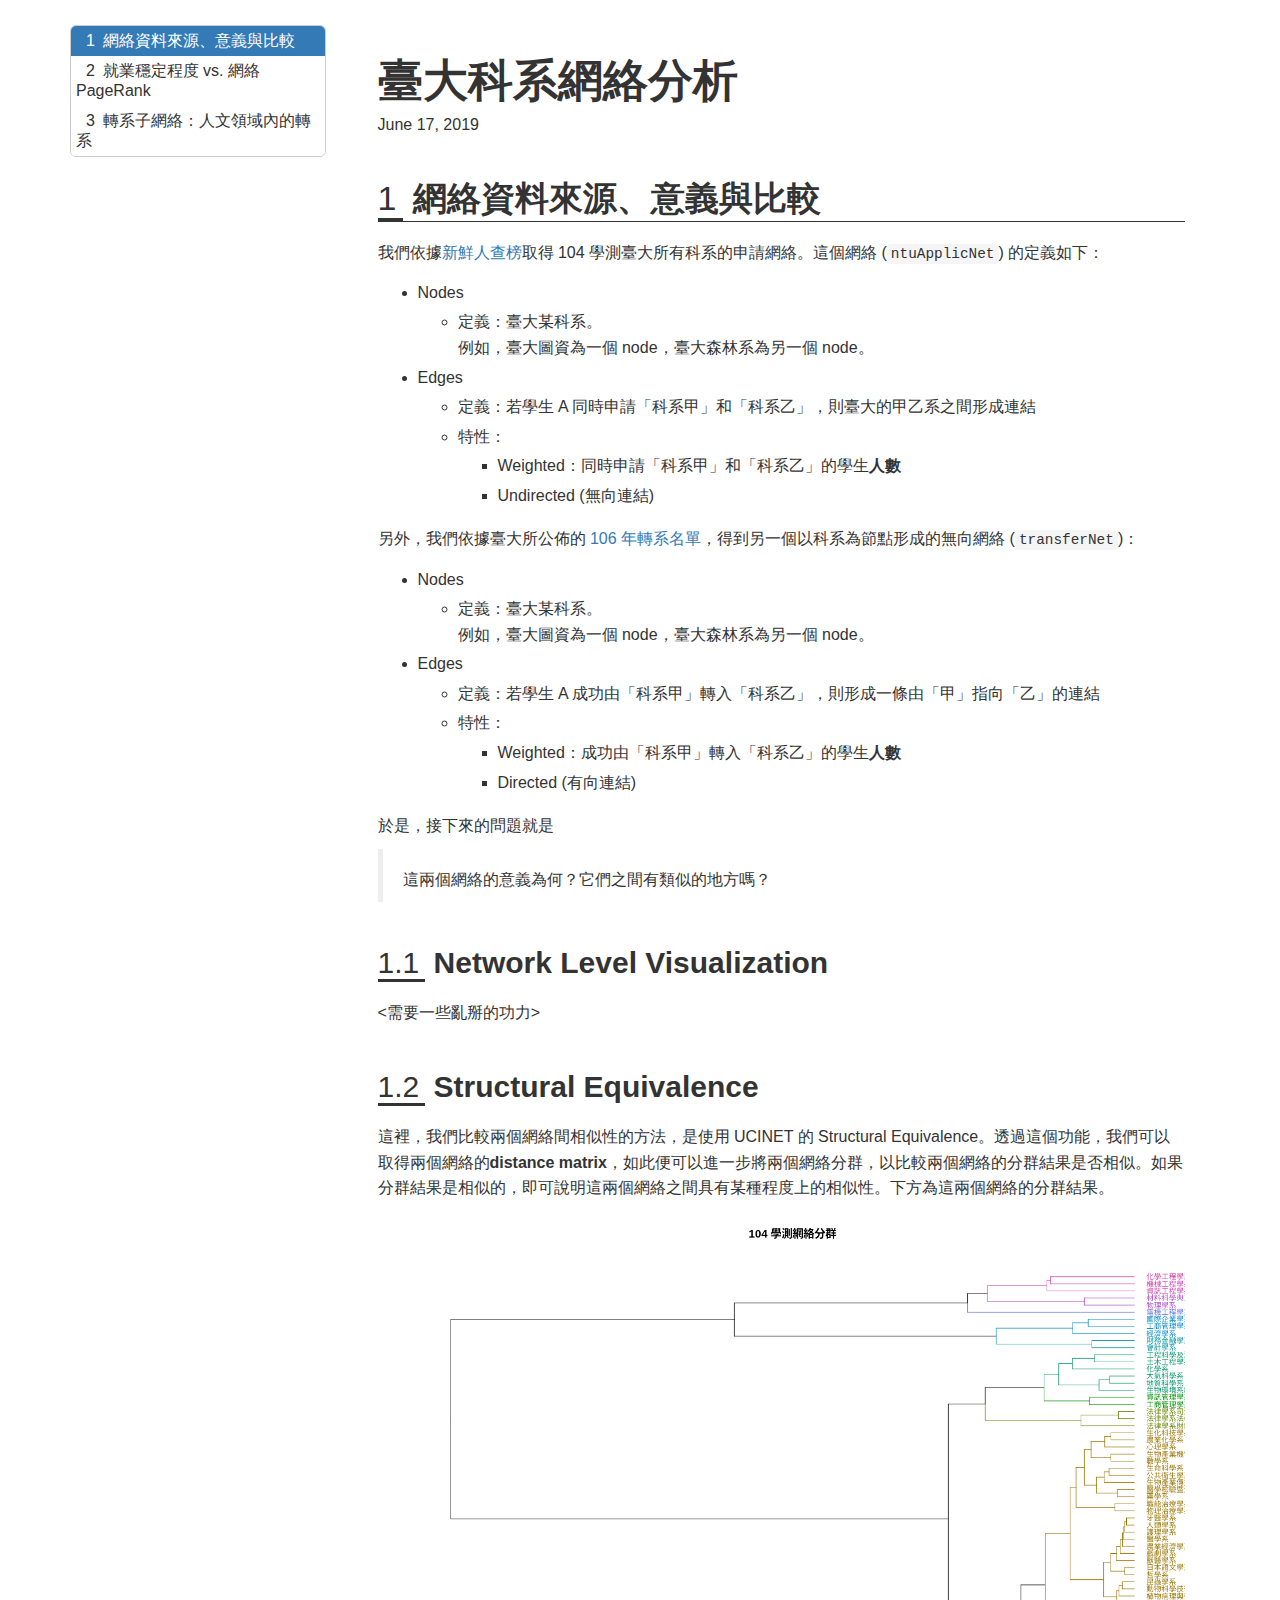
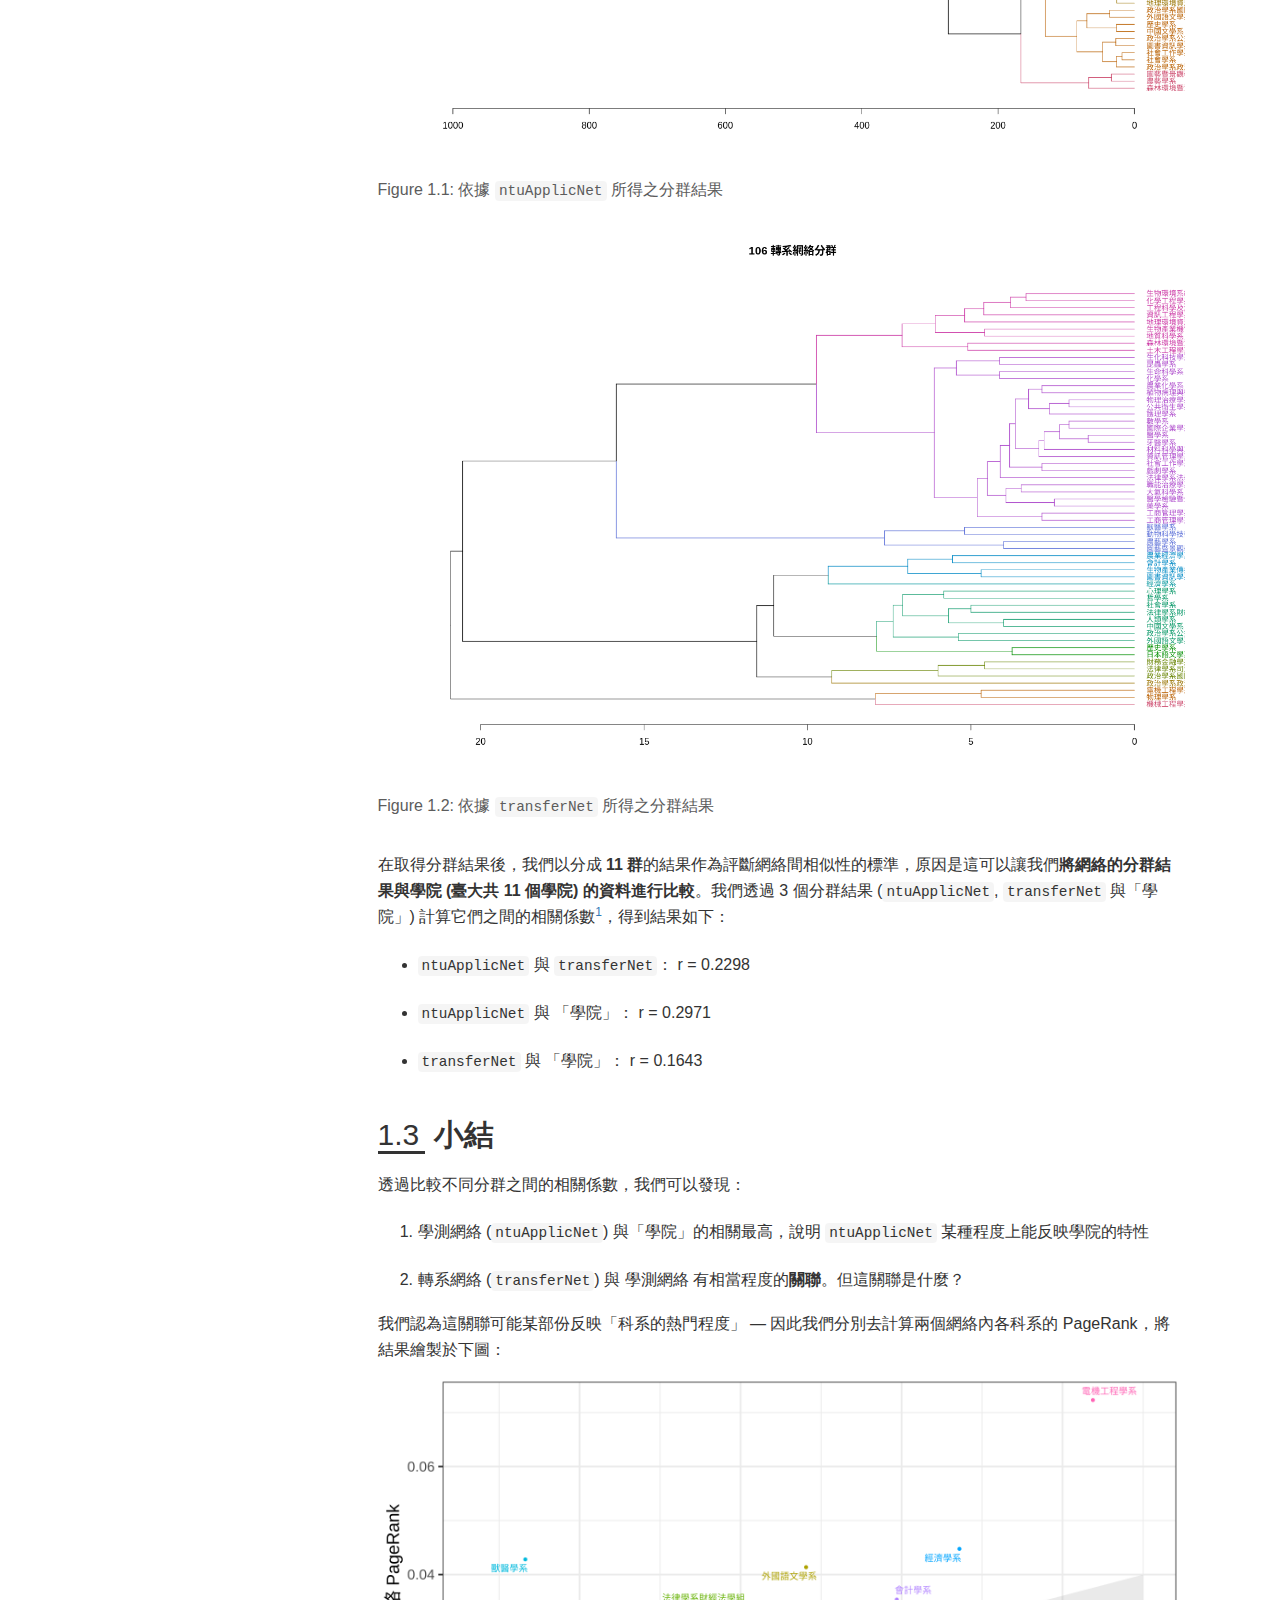
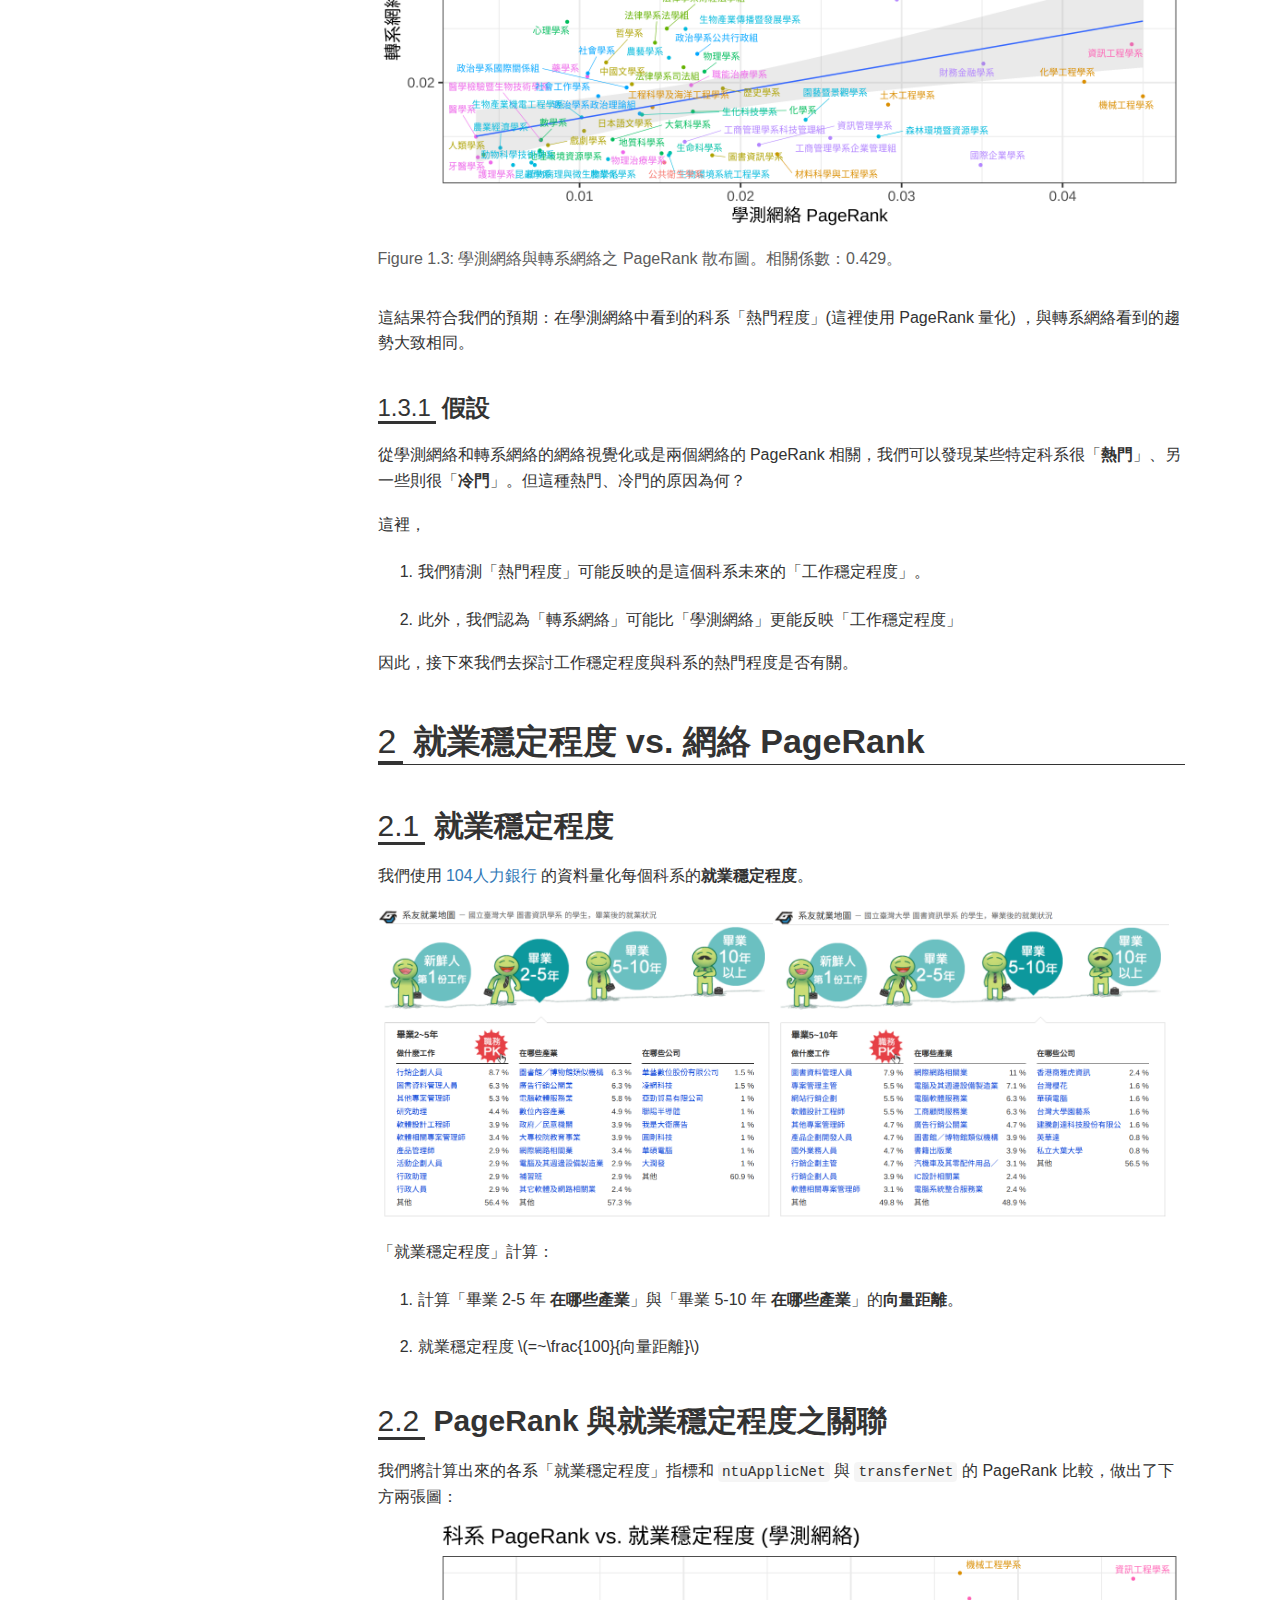
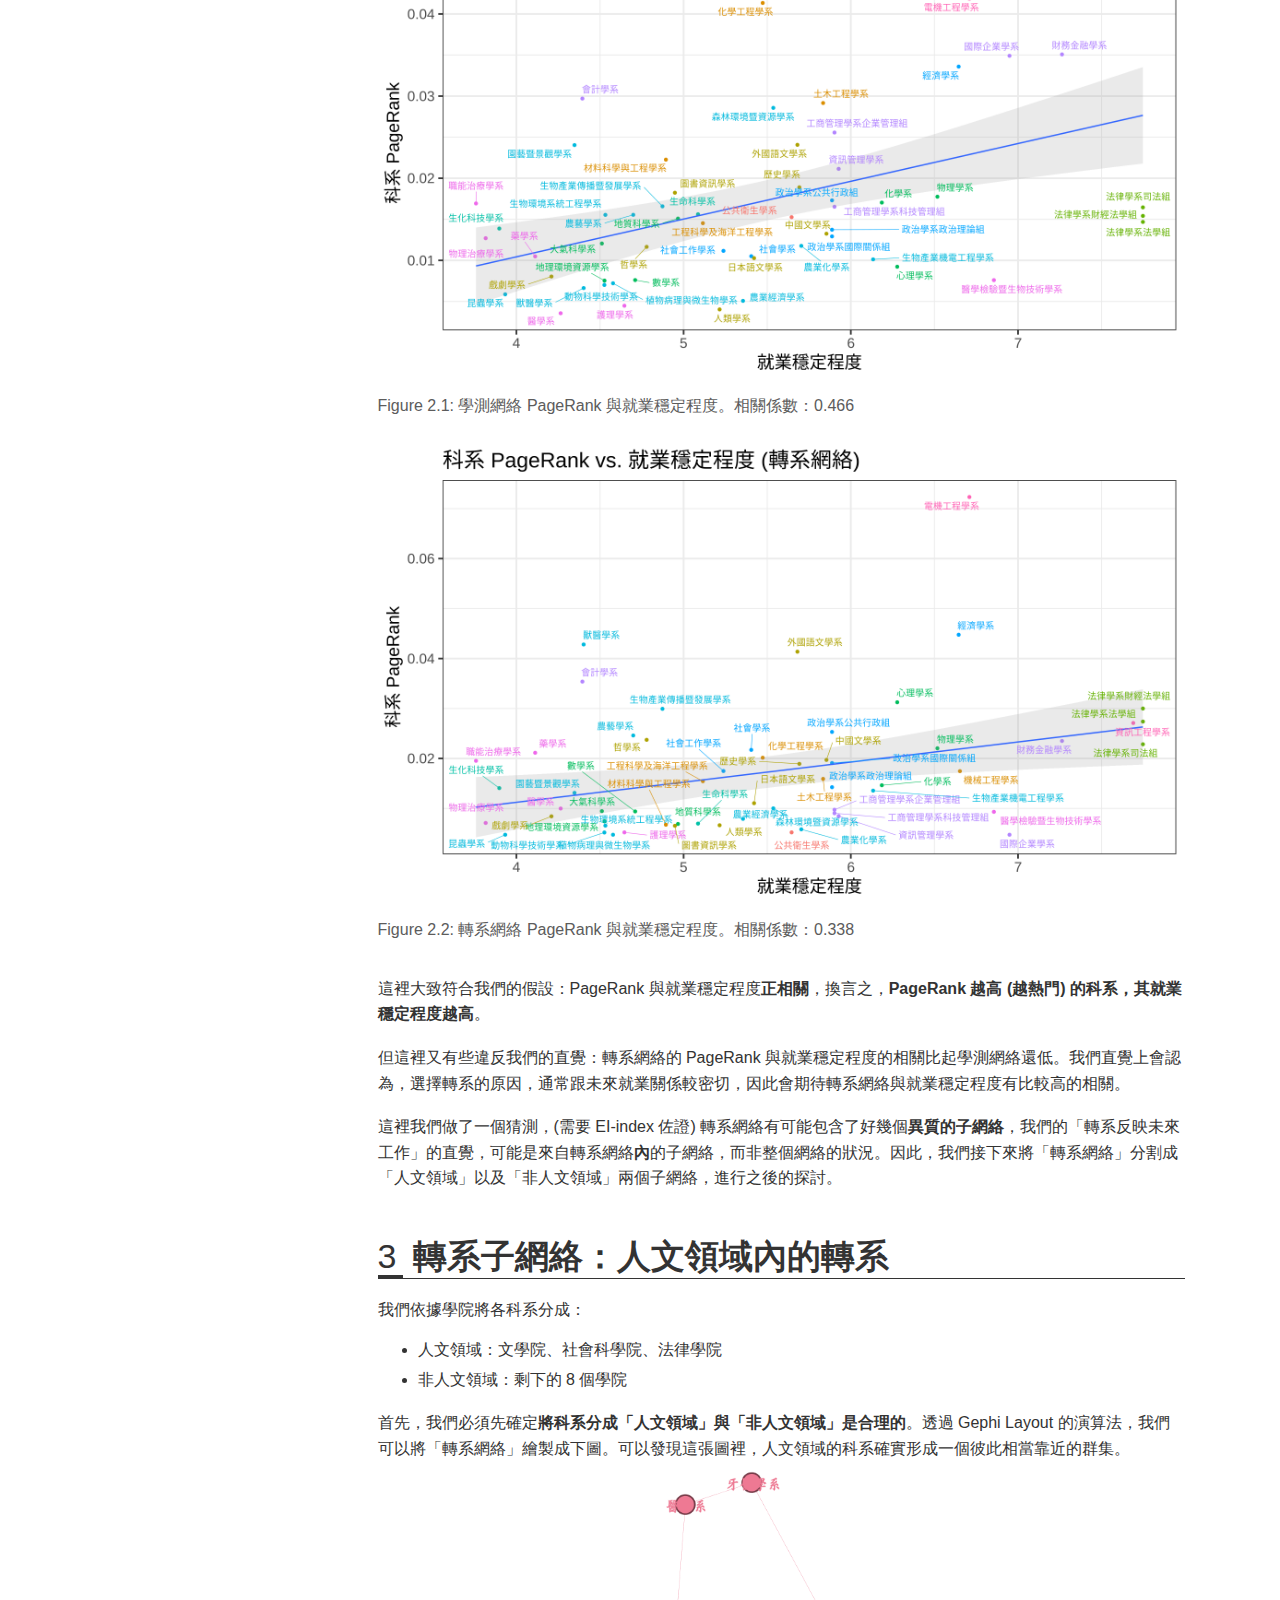
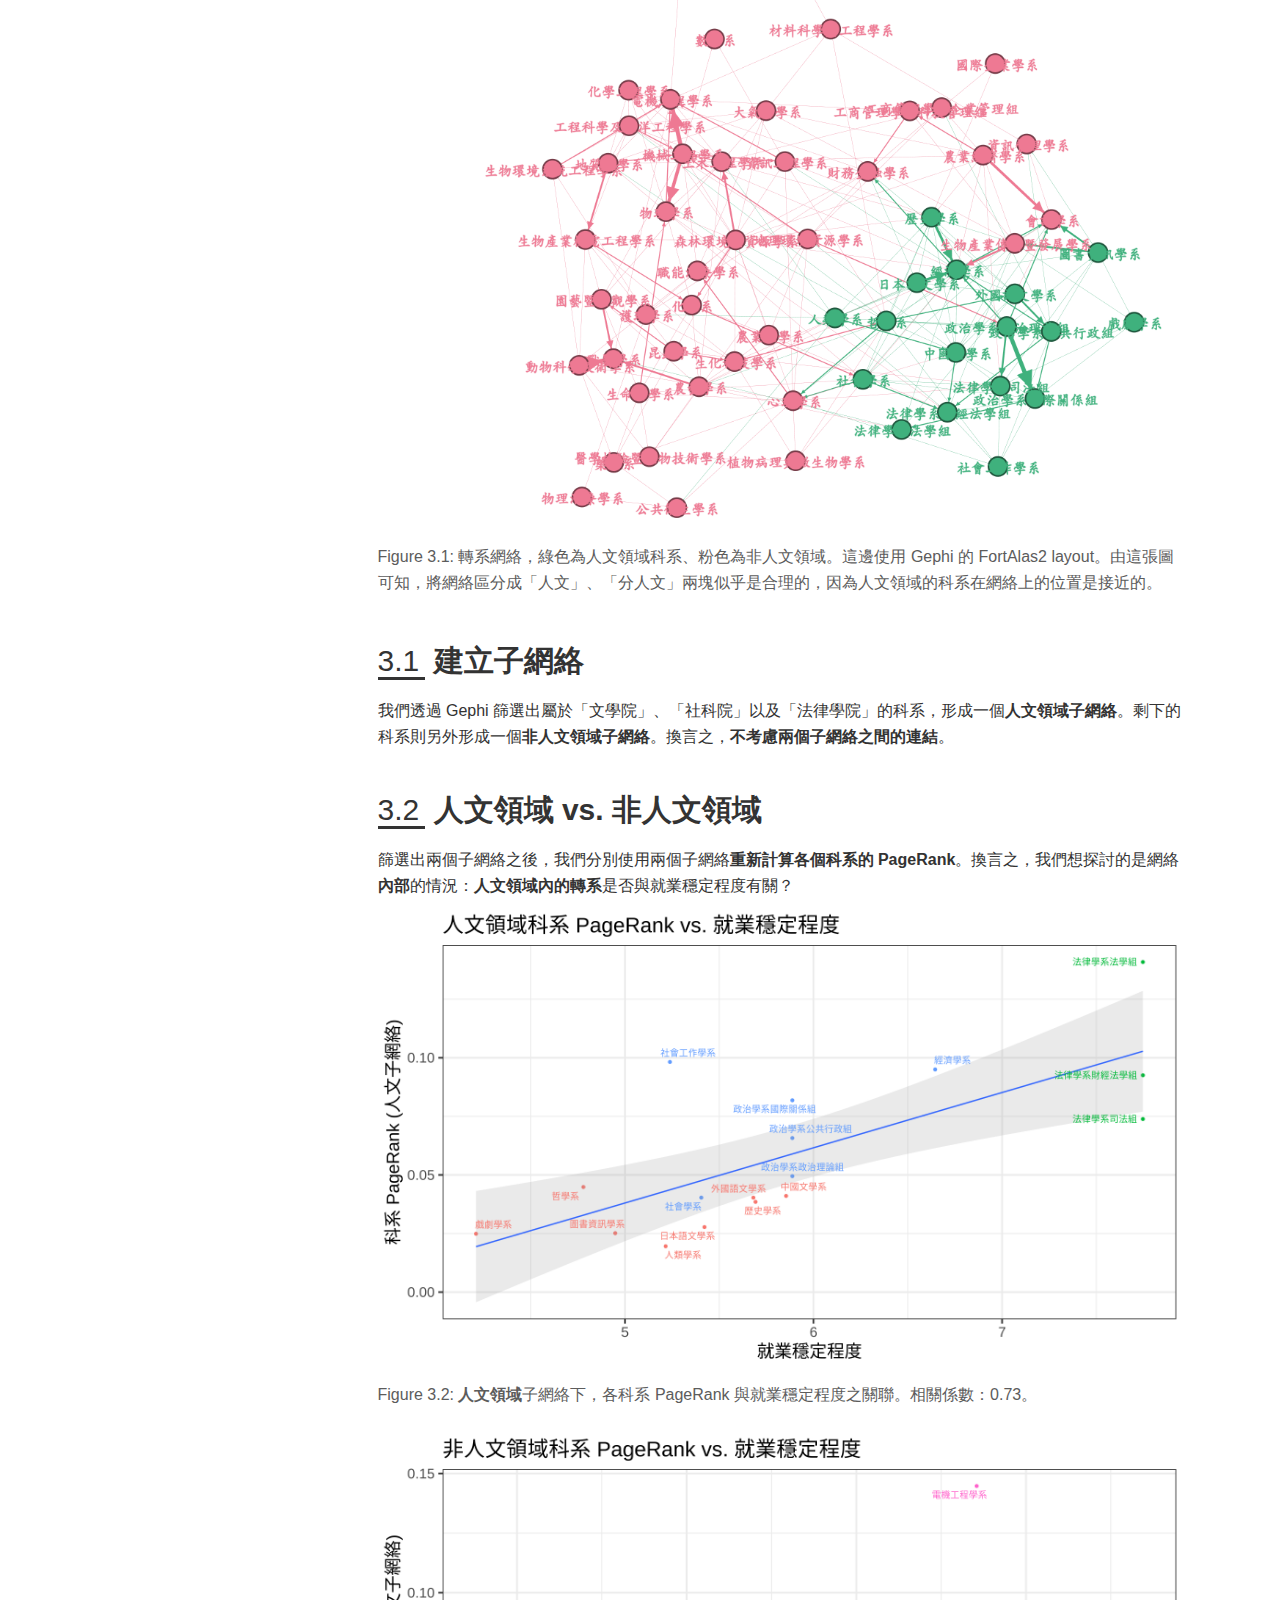
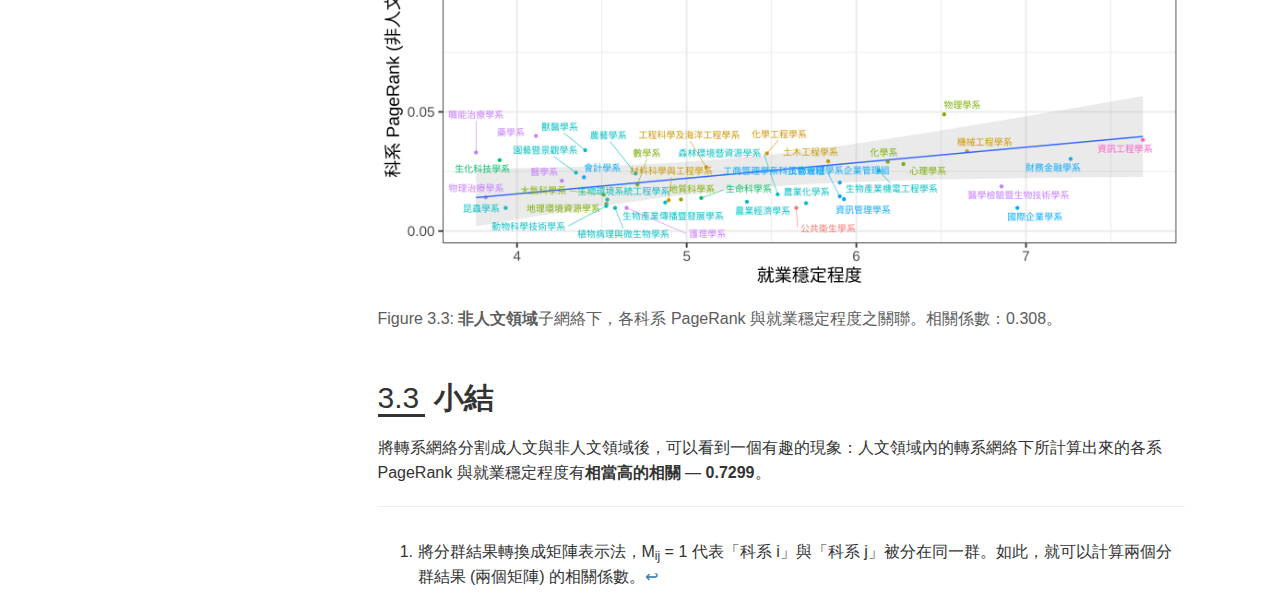
<file: final_project/presentation/index.html>
<!DOCTYPE html>

<html xmlns="http://www.w3.org/1999/xhtml">

<head>

<meta charset="utf-8" />
<meta http-equiv="Content-Type" content="text/html; charset=utf-8" />
<meta name="generator" content="pandoc" />


<meta name="author" content="" />

<meta name="date" content="2019-06-17" />

<title>臺大科系網絡分析</title>

<script src="index_files/jquery-1.11.3/jquery.min.js"></script>
<meta name="viewport" content="width=device-width, initial-scale=1" />
<link href="index_files/bootstrap-3.3.5/css/bootstrap.min.css" rel="stylesheet" />
<script src="index_files/bootstrap-3.3.5/js/bootstrap.min.js"></script>
<script src="index_files/bootstrap-3.3.5/shim/html5shiv.min.js"></script>
<script src="index_files/bootstrap-3.3.5/shim/respond.min.js"></script>
<script src="index_files/jqueryui-1.11.4/jquery-ui.min.js"></script>
<link href="index_files/tocify-1.9.1/jquery.tocify.css" rel="stylesheet" />
<script src="index_files/tocify-1.9.1/jquery.tocify.js"></script>
<script src="index_files/navigation-1.1/tabsets.js"></script>
<link href="index_files/highlightjs-9.12.0/default.css" rel="stylesheet" />
<script src="index_files/highlightjs-9.12.0/highlight.js"></script>

<style type="text/css">code{white-space: pre;}</style>
<style type="text/css">
  pre:not([class]) {
    background-color: white;
  }
</style>
<script type="text/javascript">
if (window.hljs) {
  hljs.configure({languages: []});
  hljs.initHighlightingOnLoad();
  if (document.readyState && document.readyState === "complete") {
    window.setTimeout(function() { hljs.initHighlighting(); }, 0);
  }
}
</script>



<style type="text/css">
h1 {
  font-size: 34px;
}
h1.title {
  font-size: 38px;
}
h2 {
  font-size: 30px;
}
h3 {
  font-size: 24px;
}
h4 {
  font-size: 18px;
}
h5 {
  font-size: 16px;
}
h6 {
  font-size: 12px;
}
.table th:not([align]) {
  text-align: left;
}
</style>

<link rel="stylesheet" href="html/style.css" type="text/css" />



<style type = "text/css">
.main-container {
  max-width: 940px;
  margin-left: auto;
  margin-right: auto;
}
code {
  color: inherit;
  background-color: rgba(0, 0, 0, 0.04);
}
img {
  max-width:100%;
  height: auto;
}
.tabbed-pane {
  padding-top: 12px;
}
.html-widget {
  margin-bottom: 20px;
}
button.code-folding-btn:focus {
  outline: none;
}
summary {
  display: list-item;
}
</style>



<!-- tabsets -->

<style type="text/css">
.tabset-dropdown > .nav-tabs {
  display: inline-table;
  max-height: 500px;
  min-height: 44px;
  overflow-y: auto;
  background: white;
  border: 1px solid #ddd;
  border-radius: 4px;
}

.tabset-dropdown > .nav-tabs > li.active:before {
  content: "";
  font-family: 'Glyphicons Halflings';
  display: inline-block;
  padding: 10px;
  border-right: 1px solid #ddd;
}

.tabset-dropdown > .nav-tabs.nav-tabs-open > li.active:before {
  content: "&#xe258;";
  border: none;
}

.tabset-dropdown > .nav-tabs.nav-tabs-open:before {
  content: "";
  font-family: 'Glyphicons Halflings';
  display: inline-block;
  padding: 10px;
  border-right: 1px solid #ddd;
}

.tabset-dropdown > .nav-tabs > li.active {
  display: block;
}

.tabset-dropdown > .nav-tabs > li > a,
.tabset-dropdown > .nav-tabs > li > a:focus,
.tabset-dropdown > .nav-tabs > li > a:hover {
  border: none;
  display: inline-block;
  border-radius: 4px;
}

.tabset-dropdown > .nav-tabs.nav-tabs-open > li {
  display: block;
  float: none;
}

.tabset-dropdown > .nav-tabs > li {
  display: none;
}
</style>

<script>
$(document).ready(function () {
  window.buildTabsets("TOC");
});

$(document).ready(function () {
  $('.tabset-dropdown > .nav-tabs > li').click(function () {
    $(this).parent().toggleClass('nav-tabs-open')
  });
});
</script>

<!-- code folding -->



<script>
$(document).ready(function ()  {

    // move toc-ignore selectors from section div to header
    $('div.section.toc-ignore')
        .removeClass('toc-ignore')
        .children('h1,h2,h3,h4,h5').addClass('toc-ignore');

    // establish options
    var options = {
      selectors: "h1,h2,h3",
      theme: "bootstrap3",
      context: '.toc-content',
      hashGenerator: function (text) {
        return text.replace(/[.\\/?&!#<>]/g, '').replace(/\s/g, '_').toLowerCase();
      },
      ignoreSelector: ".toc-ignore",
      scrollTo: 0
    };
    options.showAndHide = true;
    options.smoothScroll = true;

    // tocify
    var toc = $("#TOC").tocify(options).data("toc-tocify");
});
</script>

<style type="text/css">

#TOC {
  margin: 25px 0px 20px 0px;
}
@media (max-width: 768px) {
#TOC {
  position: relative;
  width: 100%;
}
}


.toc-content {
  padding-left: 30px;
  padding-right: 40px;
}

div.main-container {
  max-width: 1200px;
}

div.tocify {
  width: 20%;
  max-width: 260px;
  max-height: 85%;
}

@media (min-width: 768px) and (max-width: 991px) {
  div.tocify {
    width: 25%;
  }
}

@media (max-width: 767px) {
  div.tocify {
    width: 100%;
    max-width: none;
  }
}

.tocify ul, .tocify li {
  line-height: 20px;
}

.tocify-subheader .tocify-item {
  font-size: 0.90em;
}

.tocify .list-group-item {
  border-radius: 0px;
}


</style>



</head>

<body>


<div class="container-fluid main-container">


<!-- setup 3col/9col grid for toc_float and main content  -->
<div class="row-fluid">
<div class="col-xs-12 col-sm-4 col-md-3">
<div id="TOC" class="tocify">
</div>
</div>

<div class="toc-content col-xs-12 col-sm-8 col-md-9">




<div class="fluid-row" id="header">



<h1 class="title toc-ignore">臺大科系網絡分析</h1>
<h4 class="date">June 17, 2019</h4>

</div>


<div id="network_data_interpretation" class="section level1">
<h1><span class="header-section-number">1</span> 網絡資料來源、意義與比較</h1>
<p>我們依據<a href="https://freshman.tw">新鮮人查榜</a>取得 104 學測臺大所有科系的申請網絡。這個網絡 (<code>ntuApplicNet</code>) 的定義如下：</p>
<ul>
<li>Nodes
<ul>
<li>定義：臺大某科系。<br />
例如，臺大圖資為一個 node，臺大森林系為另一個 node。</li>
</ul></li>
<li>Edges
<ul>
<li>定義：若學生 A 同時申請「科系甲」和「科系乙」，則臺大的甲乙系之間形成連結</li>
<li>特性：
<ul>
<li>Weighted：同時申請「科系甲」和「科系乙」的學生<strong>人數</strong></li>
<li>Undirected (無向連結)</li>
</ul></li>
</ul></li>
</ul>
<p>另外，我們依據臺大所公佈的 <a href="http://reg227.aca.ntu.edu.tw/TMD/stuquery/doc/106轉系榜單.pdf">106 年轉系名單</a>，得到另一個以科系為節點形成的無向網絡 (<code>transferNet</code>)：</p>
<ul>
<li>Nodes
<ul>
<li>定義：臺大某科系。<br />
例如，臺大圖資為一個 node，臺大森林系為另一個 node。</li>
</ul></li>
<li>Edges
<ul>
<li>定義：若學生 A 成功由「科系甲」轉入「科系乙」，則形成一條由「甲」指向「乙」的連結</li>
<li>特性：
<ul>
<li>Weighted：成功由「科系甲」轉入「科系乙」的學生<strong>人數</strong></li>
<li>Directed (有向連結)</li>
</ul></li>
</ul></li>
</ul>
<p>於是，接下來的問題就是</p>
<blockquote>
<p>這兩個網絡的意義為何？它們之間有類似的地方嗎？</p>
</blockquote>
<div id="network-level-visualization" class="section level2">
<h2><span class="header-section-number">1.1</span> Network Level Visualization</h2>
<p><需要一些亂掰的功力></p>
</div>
<div id="structural-equivalence" class="section level2">
<h2><span class="header-section-number">1.2</span> Structural Equivalence</h2>
<p>這裡，我們比較兩個網絡間相似性的方法，是使用 UCINET 的 Structural Equivalence。透過這個功能，我們可以取得兩個網絡的<strong>distance matrix</strong>，如此便可以進一步將兩個網絡分群，以比較兩個網絡的分群結果是否相似。如果分群結果是相似的，即可說明這兩個網絡之間具有某種程度上的相似性。下方為這兩個網絡的分群結果。</p>
<div class="figure"><span id="fig:unnamed-chunk-5"></span>
<img src="img/ntuApplic_cluster.png" alt="依據 `ntuApplicNet` 所得之分群結果" width="100%" />
<p class="caption">
Figure 1.1: 依據 <code>ntuApplicNet</code> 所得之分群結果
</p>
</div>
<div class="figure"><span id="fig:unnamed-chunk-6"></span>
<img src="img/transfer_cluster.png" alt="依據 `transferNet` 所得之分群結果" width="100%" />
<p class="caption">
Figure 1.2: 依據 <code>transferNet</code> 所得之分群結果
</p>
</div>
<p>在取得分群結果後，我們以分成 <strong>11 群</strong>的結果作為評斷網絡間相似性的標準，原因是這可以讓我們<strong>將網絡的分群結果與學院 (臺大共 11 個學院) 的資料進行比較</strong>。我們透過 3 個分群結果 (<code>ntuApplicNet</code>, <code>transferNet</code> 與「學院」) 計算它們之間的相關係數<a href="#fn1" class="footnote-ref" id="fnref1"><sup>1</sup></a>，得到結果如下：</p>
<ul>
<li><p><code>ntuApplicNet</code> 與 <code>transferNet</code>： r = 0.2298</p></li>
<li><p><code>ntuApplicNet</code> 與 「學院」： r = 0.2971</p></li>
<li><p><code>transferNet</code> 與 「學院」： r = 0.1643</p></li>
</ul>
</div>
<div class="section level2">
<h2><span class="header-section-number">1.3</span> 小結</h2>
<p>透過比較不同分群之間的相關係數，我們可以發現：</p>
<ol style="list-style-type: decimal">
<li><p>學測網絡 (<code>ntuApplicNet</code>) 與「學院」的相關最高，說明 <code>ntuApplicNet</code> 某種程度上能反映學院的特性</p></li>
<li><p>轉系網絡 (<code>transferNet</code>) 與 學測網絡 有相當程度的<strong>關聯</strong>。但這關聯是什麼？</p></li>
</ol>
<p>我們認為這關聯可能某部份反映「科系的熱門程度」 — 因此我們分別去計算兩個網絡內各科系的 PageRank，將結果繪製於下圖：</p>

<div class="figure"><span id="fig:pageranks-correlation"></span>
<img src="index_files/figure-html/pageranks-correlation-1.png" alt="學測網絡與轉系網絡之 PageRank 散布圖。相關係數：0.429。" width="100%" />
<p class="caption">
Figure 1.3: 學測網絡與轉系網絡之 PageRank 散布圖。相關係數：0.429。
</p>
</div>
<p>這結果符合我們的預期：在學測網絡中看到的科系「熱門程度」(這裡使用 PageRank 量化) ，與轉系網絡看到的趨勢大致相同。</p>
<div class="section level3">
<h3><span class="header-section-number">1.3.1</span> 假設</h3>
<p>從學測網絡和轉系網絡的網絡視覺化或是兩個網絡的 PageRank 相關，我們可以發現某些特定科系很「<strong>熱門</strong>」、另一些則很「<strong>冷門</strong>」。但這種熱門、冷門的原因為何？</p>
<p>這裡，</p>
<ol style="list-style-type: decimal">
<li><p>我們猜測「熱門程度」可能反映的是這個科系未來的「工作穩定程度」。</p></li>
<li><p>此外，我們認為「轉系網絡」可能比「學測網絡」更能反映「工作穩定程度」</p></li>
</ol>
<p>因此，接下來我們去探討工作穩定程度與科系的熱門程度是否有關。</p>
</div>
</div>
</div>
<div id="pageRank_and_jobStability" class="section level1">
<h1><span class="header-section-number">2</span> 就業穩定程度 vs. 網絡 PageRank</h1>
<div class="section level2">
<h2><span class="header-section-number">2.1</span> 就業穩定程度</h2>
<p>我們使用 <a href="https://www.104.com.tw/jb/career/department/navigation?browser=1&amp;degree=3&amp;sid=5003000000">104人力銀行</a> 的資料量化每個科系的<strong>就業穩定程度</strong>。</p>
<p><img src="img/104bank.png" width="49%" /><img src="img/104bank2.png" width="49%" /></p>
<p>「就業穩定程度」計算：</p>
<ol style="list-style-type: decimal">
<li><p>計算「畢業 2-5 年 <strong>在哪些產業</strong>」與「畢業 5-10 年 <strong>在哪些產業</strong>」的<strong>向量距離</strong>。</p></li>
<li><p>就業穩定程度 <span class="math inline">\(=~\frac{100}{向量距離}\)</span></p></li>
</ol>
</div>
<div id="pagerank-" class="section level2">
<h2><span class="header-section-number">2.2</span> PageRank 與就業穩定程度之關聯</h2>
<p>我們將計算出來的各系「就業穩定程度」指標和 <code>ntuApplicNet</code> 與 <code>transferNet</code> 的 PageRank 比較，做出了下方兩張圖：</p>

<div class="figure"><span id="fig:ntuApplicNet-pagerank"></span>
<img src="index_files/figure-html/ntuApplicNet-pagerank-1.png" alt="學測網絡 PageRank 與就業穩定程度。相關係數：0.466" width="100%" />
<p class="caption">
Figure 2.1: 學測網絡 PageRank 與就業穩定程度。相關係數：0.466
</p>
</div>

<div class="figure"><span id="fig:transferNet-pagerank"></span>
<img src="index_files/figure-html/transferNet-pagerank-1.png" alt="轉系網絡 PageRank 與就業穩定程度。相關係數：0.338" width="100%" />
<p class="caption">
Figure 2.2: 轉系網絡 PageRank 與就業穩定程度。相關係數：0.338
</p>
</div>
<p>這裡大致符合我們的假設：PageRank 與就業穩定程度<strong>正相關</strong>，換言之，<strong>PageRank 越高 (越熱門) 的科系，其就業穩定程度越高</strong>。</p>
<p>但這裡又有些違反我們的直覺：轉系網絡的 PageRank 與就業穩定程度的相關比起學測網絡還低。我們直覺上會認為，選擇轉系的原因，通常跟未來就業關係較密切，因此會期待轉系網絡與就業穩定程度有比較高的相關。</p>
<p>這裡我們做了一個猜測，(需要 EI-index 佐證) 轉系網絡有可能包含了好幾個<strong>異質的子網絡</strong>，我們的「轉系反映未來工作」的直覺，可能是來自轉系網絡<strong>內</strong>的子網絡，而非整個網絡的狀況。因此，我們接下來將「轉系網絡」分割成「人文領域」以及「非人文領域」兩個子網絡，進行之後的探討。</p>
</div>
</div>
<div id="Arts_nonArts_subnets" class="section level1">
<h1><span class="header-section-number">3</span> 轉系子網絡：人文領域內的轉系</h1>
<p>我們依據學院將各科系分成：</p>
<ul>
<li>人文領域：文學院、社會科學院、法律學院</li>
<li>非人文領域：剩下的 8 個學院</li>
</ul>
<p>首先，我們必須先確定<strong>將科系分成「人文領域」與「非人文領域」是合理的</strong>。透過 Gephi Layout 的演算法，我們可以將「轉系網絡」繪製成下圖。可以發現這張圖裡，人文領域的科系確實形成一個彼此相當靠近的群集。</p>
<div class="figure"><span id="fig:unnamed-chunk-15"></span>
<img src="img/arts_v_nonArts.png" alt="轉系網絡，綠色為人文領域科系、粉色為非人文領域。這邊使用 Gephi 的 FortAlas2 layout。由這張圖可知，將網絡區分成「人文」、「分人文」兩塊似乎是合理的，因為人文領域的科系在網絡上的位置是接近的。" width="100%" />
<p class="caption">
Figure 3.1: 轉系網絡，綠色為人文領域科系、粉色為非人文領域。這邊使用 Gephi 的 FortAlas2 layout。由這張圖可知，將網絡區分成「人文」、「分人文」兩塊似乎是合理的，因為人文領域的科系在網絡上的位置是接近的。
</p>
</div>
<div class="section level2">
<h2><span class="header-section-number">3.1</span> 建立子網絡</h2>
<p>我們透過 Gephi 篩選出屬於「文學院」、「社科院」以及「法律學院」的科系，形成一個<strong>人文領域子網絡</strong>。剩下的科系則另外形成一個<strong>非人文領域子網絡</strong>。換言之，<strong>不考慮兩個子網絡之間的連結</strong>。</p>
</div>
<div id="-vs." class="section level2">
<h2><span class="header-section-number">3.2</span> 人文領域 vs. 非人文領域</h2>
<p>篩選出兩個子網絡之後，我們分別使用兩個子網絡<strong>重新計算各個科系的 PageRank</strong>。換言之，我們想探討的是網絡<strong>內部</strong>的情況：<strong>人文領域內的轉系</strong>是否與就業穩定程度有關？</p>

<div class="figure"><span id="fig:arts-transferSubnet-pagerank"></span>
<img src="index_files/figure-html/arts-transferSubnet-pagerank-1.png" alt="人文領域子網絡下，各科系 PageRank 與就業穩定程度之關聯。相關係數：0.73。" width="100%" />
<p class="caption">
Figure 3.2: <strong>人文領域</strong>子網絡下，各科系 PageRank 與就業穩定程度之關聯。相關係數：0.73。
</p>
</div>

<div class="figure"><span id="fig:nonArts-transferSubnet-pagerank"></span>
<img src="index_files/figure-html/nonArts-transferSubnet-pagerank-1.png" alt="非人文領域子網絡下，各科系 PageRank 與就業穩定程度之關聯。相關係數：0.308。" width="100%" />
<p class="caption">
Figure 3.3: <strong>非人文領域</strong>子網絡下，各科系 PageRank 與就業穩定程度之關聯。相關係數：0.308。
</p>
</div>
</div>
<div id="-1" class="section level2">
<h2><span class="header-section-number">3.3</span> 小結</h2>
<p>將轉系網絡分割成人文與非人文領域後，可以看到一個有趣的現象：人文領域內的轉系網絡下所計算出來的各系 PageRank 與就業穩定程度有<strong>相當高的相關</strong> — <strong>0.7299</strong>。</p>
</div>
</div>
<div class="footnotes">
<hr />
<ol>
<li id="fn1"><p>將分群結果轉換成矩陣表示法，M<sub>ij</sub> = 1 代表「科系 i」與「科系 j」被分在同一群。如此，就可以計算兩個分群結果 (兩個矩陣) 的相關係數。<a href="#fnref1" class="footnote-back">↩</a></p></li>
</ol>
</div>



</div>
</div>

</div>

<script>

// add bootstrap table styles to pandoc tables
function bootstrapStylePandocTables() {
  $('tr.header').parent('thead').parent('table').addClass('table table-condensed');
}
$(document).ready(function () {
  bootstrapStylePandocTables();
});


</script>

<!-- dynamically load mathjax for compatibility with self-contained -->
<script>
  (function () {
    var script = document.createElement("script");
    script.type = "text/javascript";
    script.src  = "https://mathjax.rstudio.com/latest/MathJax.js?config=TeX-AMS-MML_HTMLorMML";
    document.getElementsByTagName("head")[0].appendChild(script);
  })();
</script>

</body>
</html>
</file>
<file: final_project/presentation/index_files/highlightjs-9.12.0/default.css>
.hljs-literal {
  color: #990073;
}

.hljs-number {
  color: #099;
}

.hljs-comment {
  color: #998;
  font-style: italic;
}

.hljs-keyword {
  color: #900;
  font-weight: bold;
}

.hljs-string {
  color: #d14;
}
</file>
<file: final_project/presentation/html/style.css>
.rmdcaution, .rmdimportant, .rmdnote, .rmdtip, .rmdwarning {
  padding: 1em 1em 1em 4em;
  margin-bottom: 10px;
  background: #f5f5f5 5px center/3em no-repeat;
}

p.caption {
  color: rgb(92, 92, 92);
  margin-top: 4px;
  margin-bottom: 25px;
}
p code {
  white-space: inherit;
}
pre {
  word-break: normal;
  word-wrap: normal;
}
pre code {
  white-space: inherit;
}
p.flushright {
  text-align: right;
}
blockquote > p:last-child {
  text-align: right;
}
blockquote > p:first-child {
  text-align: inherit;
}
.header-section-number {
  padding-right: .2em;
  font-weight: 500;
}
.level1 .header-section-number {
  display: inline-block;
  border-bottom: 3px solid;
}
.level1 h1 {
  border-bottom: 1px solid;
}
h1, h2, h3, h4, h5, h6 {
  padding-top: 0.8em;
  font-weight: bold;
}
h1.title {
  font-size: 45px;
  font-weight: 700;
}
.smallcaps {
  font-variant: small-caps;
}
.book .book-body .page-wrapper .page-inner section.normal strong {
  font-weight: 600;
}

li, p {
  line-height: 1.6;
  font-size: 16px;
  padding-top: 0.5em;
}

li {
    padding-top: 0.25em;
}

h4.date, h4.author {
  padding-top: 0.0em;
  font-weight: normal;
  font-size: 16px;
}
</file>
